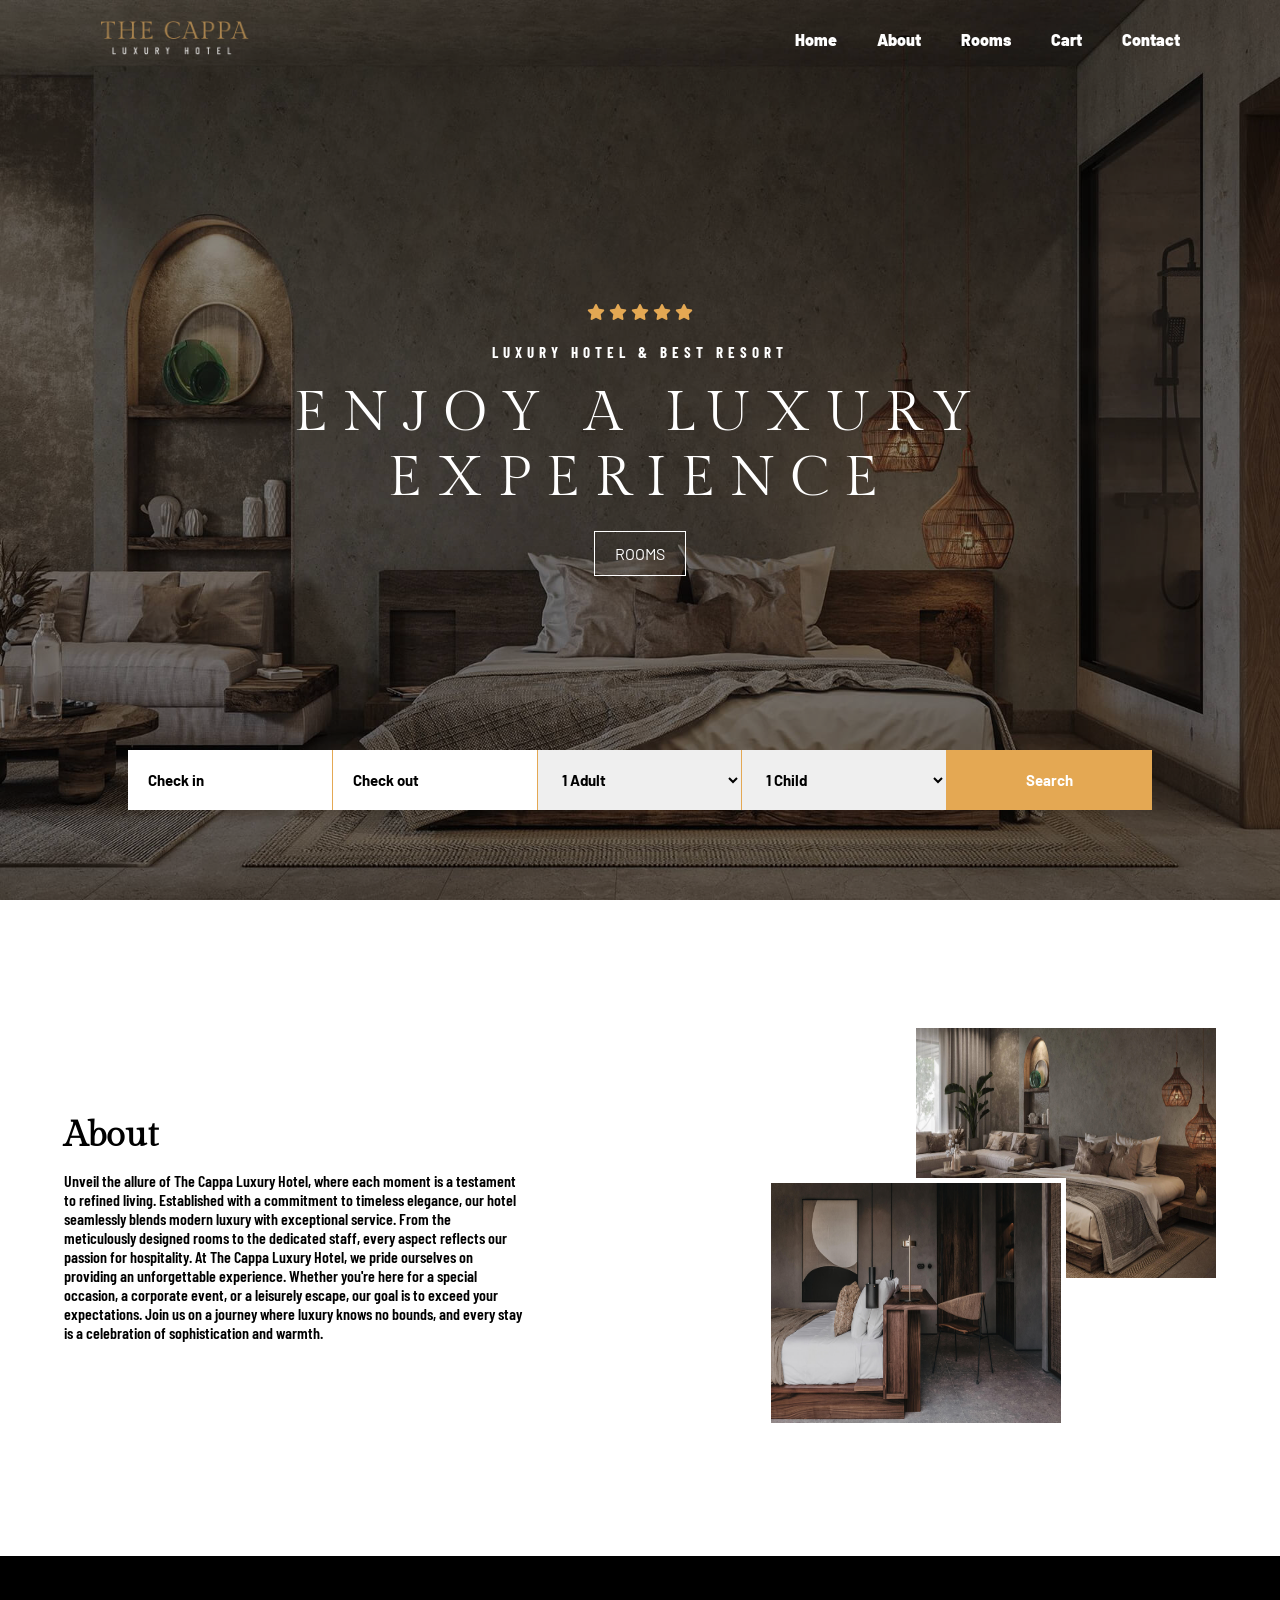
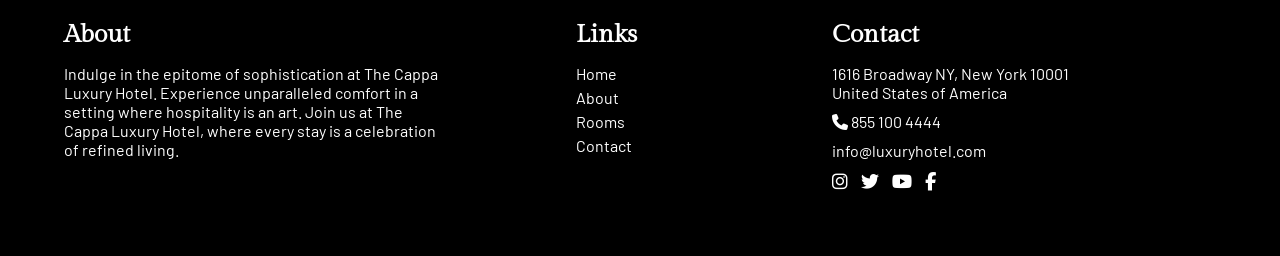
<file: index.html>
<!DOCTYPE html>
<html lang="en">
<head>
    <meta charset="UTF-8">
    <meta http-equiv="X-UA-Compatible" content="IE=edge">
    <meta name="viewport" content="width=device-width, initial-scale=1.0">
    <title>Document</title>
    <link rel="shortcut icon" href="img/favicon.png" />
    <link rel="stylesheet" href="styles.css" />
    <link rel="stylesheet" href="https://cdnjs.cloudflare.com/ajax/libs/font-awesome/6.1.1/css/all.min.css" integrity="sha512-KfkfwYDsLkIlwQp6LFnl8zNdLGxu9YAA1QvwINks4PhcElQSvqcyVLLD9aMhXd13uQjoXtEKNosOWaZqXgel0g==" crossorigin="anonymous" referrerpolicy="no-referrer" />
</head>
<body>
    <navbar>
        <a href="#"><img src="img/logo.png" class="logo"></a>
        <div class="toggle" onclick="toggleMenu()"></div>
        <ul class="navigation">
            <li><a href="index.html">Home</a></li>
            <li><a href="about.html">About</a></li>
            <li><a href="rooms.html">Rooms</a></li>
            <li><a href="cart.html">Cart</a></li>
            <li><a href="contact.html">Contact</a></li>
        </ul>
    </navbar>
    <header>
        <div class="overlay">
        <div class="header-content">
            <span class="stars">
                <i class="fa-solid fa-star"></i>
                <i class="fa-solid fa-star"></i>
                <i class="fa-solid fa-star"></i>
                <i class="fa-solid fa-star"></i>
                <i class="fa-solid fa-star"></i>                
            </span>
            <h4>Luxury Hotel & Best Resort</h4>
            <h1>Enjoy a Luxury <span class="break-word">Experience</span></h1>
            <a href="rooms.html">Rooms</a>
        </div>
    </div>
    </header>
    <form action="rooms.html" class="home-form" method="post">
        <div class="form-item">
            <input type="text" class="date" placeholder="Check in" onfocus="(this.type='date')" required>
            <input type="text" class="date" placeholder="Check out" onfocus="(this.type='date')" required>
            <div class="value">
                <select class="select" required>
                    <option value="1">1 Adult</option>
                    <option value="2">2 Adults</option>
                    <option value="3">3 Adults</option>
                    <option value="4">4 Adults</option>
                </select>
            </div>
            <div class="value">
                <select class="select" required>
                    <option value="1">1 Child</option>
                    <option value="2">2 Children</option>
                    <option value="3">3 Children</option>
                    <option value="4">4 Children</option>
                </select>
            </div>
            <button type="submit" class="submit  search-form">Search</button>
        </div>
    </form>
    <div class="about-content">
        <div class="left">
            <h1>About</h1>
            <p>Unveil the allure of The Cappa Luxury Hotel, where each moment is a testament to refined living. Established with a commitment to timeless elegance, our hotel seamlessly blends modern luxury with exceptional service. From the meticulously designed rooms to the dedicated staff, every aspect reflects our passion for hospitality. At The Cappa Luxury Hotel, we pride ourselves on providing an unforgettable experience. Whether you're here for a special occasion, a corporate event, or a leisurely escape, our goal is to exceed your expectations. Join us on a journey where luxury knows no bounds, and every stay is a celebration of sophistication and warmth.</p>
        
        </div>
        <div class="right">
            <div class="right-inner">
                <img class="logo" src="img/4.jpg" alt="img">
                <img src="img/5.jpg" alt="img">
            </div>
        </div>
    </div>
    <footer>
        <div class="footer-content">
            <div class="fc fc1">
                <h4>About</h4>
                <p>Indulge in the epitome of sophistication at The Cappa Luxury Hotel.  Experience unparalleled comfort in a setting where hospitality is an art. Join us at The Cappa Luxury Hotel, where every stay is a celebration of refined living.</p>
            </div>
            <div class="fc fc2">
                <h4>Links</h4>
                <ul>
                    <li><a href="index.html">Home</a></li>
                    <li><a href="about.html">About</a></li>
                    <li><a href="rooms.html">Rooms</a></li>
                    <li><a href="contact.html">Contact</a></li>
                </ul>
            </div>
            <div class="fc fc3">
                <h4>Contact</h4>
                <div class="footer-contact">
                    <p>1616 Broadway NY, New York 10001</br>
                        United States of America
                    </p>
                    <div class="footer-contact-info">
                            <a href="tel:8551004444" ><i class="fa-solid fa-phone"></i> 855 100 4444</a><br>
                            <a href="mailto:info@luxuryhotel.com">info@luxuryhotel.com</a>
                    </div>
                    <div class="footer-contact-social">
                        <a href="#"><i class="fa-brands fa-instagram"></i></a>
                        <a href="#"><i class="fa-brands fa-twitter"></i></a>
                        <a href="#"><i class="fa-brands fa-youtube"></i></a>
                        <a href="#"><i class="fa-brands fa-facebook-f"></i></a>
                    </div>
                </div>
            </div>
        </div>
    </footer>
    <script src="index.js"></script>
</body>
</html>
</file>
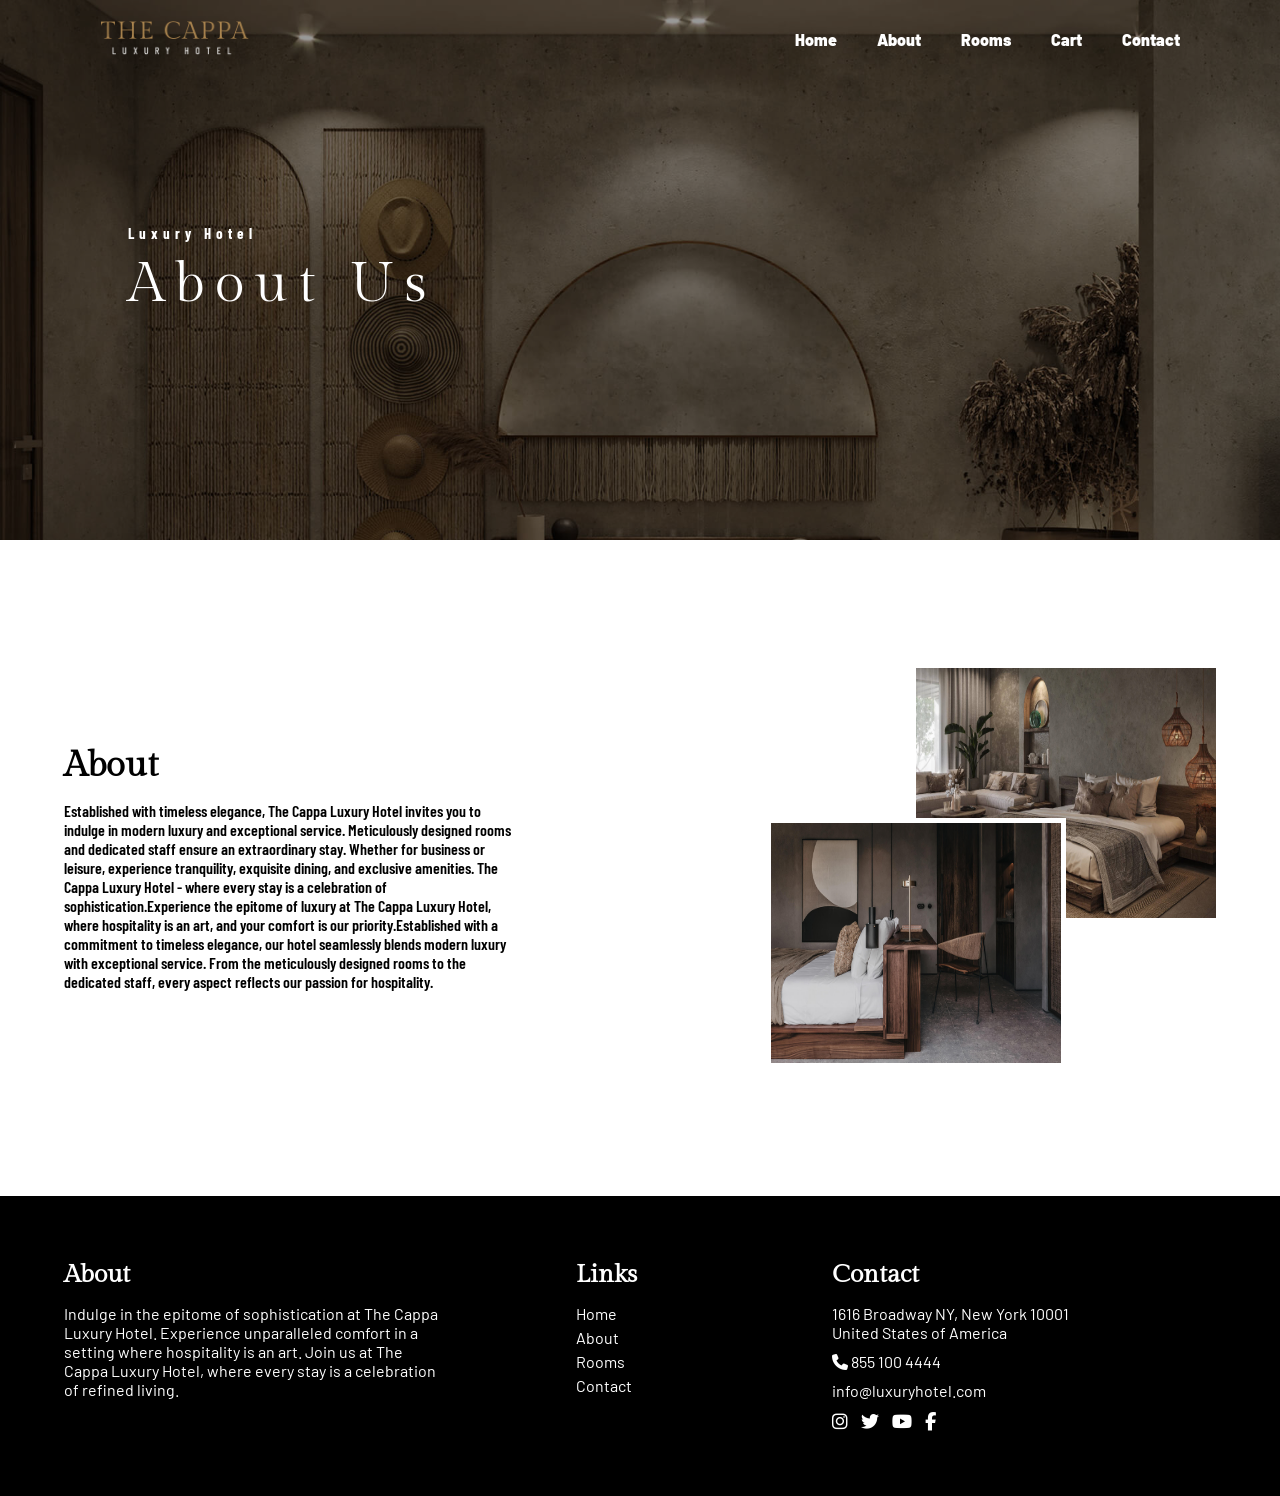
<file: about.html>
<!DOCTYPE html>
<html lang="en">
<head>
    <meta charset="UTF-8">
    <meta http-equiv="X-UA-Compatible" content="IE=edge">
    <meta name="viewport" content="width=device-width, initial-scale=1.0">
    <title>Document</title>
    <link rel="shortcut icon" href="img/favicon.png" />
    <link rel="stylesheet" href="styles.css" />
    <link rel="stylesheet" href="https://cdnjs.cloudflare.com/ajax/libs/font-awesome/6.1.1/css/all.min.css" integrity="sha512-KfkfwYDsLkIlwQp6LFnl8zNdLGxu9YAA1QvwINks4PhcElQSvqcyVLLD9aMhXd13uQjoXtEKNosOWaZqXgel0g==" crossorigin="anonymous" referrerpolicy="no-referrer" />
</head>
<body>
    <navbar>
        <a href="#"><img src="img/logo.png" class="logo"></a>
        <div class="toggle" onclick="toggleMenu()"></div>
        <ul class="navigation">
            <li><a href="index.html">Home</a></li>
            <li><a href="about.html">About</a></li>
            <li><a href="rooms.html">Rooms</a></li>
            <li><a href="cart.html">Cart</a></li>
            <li><a href="contact.html">Contact</a></li>
        </ul>
    </navbar>
    <div class="sub-header about">
        <div class="overlay rem">
            <div class="sub-header-content">
                <h5>Luxury Hotel</h5>
                <h1>About Us</h1>
            </div>
        </div>
    </div>
    <div class="about-content">
        <div class="left">
            <h1>About</h1>
            <p>Established with timeless elegance, The Cappa Luxury Hotel invites you to indulge in modern luxury and exceptional service. Meticulously designed rooms and dedicated staff ensure an extraordinary stay. Whether for business or leisure, experience tranquility, exquisite dining, and exclusive amenities. The Cappa Luxury Hotel - where every stay is a celebration of sophistication.Experience the epitome of luxury at The Cappa Luxury Hotel, where hospitality is an art, and your comfort is our priority.Established with a commitment to timeless elegance, our hotel seamlessly blends modern luxury with exceptional service. From the meticulously designed rooms to the dedicated staff, every aspect reflects our passion for hospitality.</p>
        
        </div>
        <div class="right">
            <div class="right-inner">
                <img class="logo" src="img/4.jpg" alt="img">
                <img src="img/5.jpg" alt="img">
            </div>
        </div>
    </div>
    <footer>
        <div class="footer-content">
            <div class="fc fc1">
                <h4>About</h4>
                <p>Indulge in the epitome of sophistication at The Cappa Luxury Hotel.  Experience unparalleled comfort in a setting where hospitality is an art. Join us at The Cappa Luxury Hotel, where every stay is a celebration of refined living.</p>
            </div>
            <div class="fc fc2">
                <h4>Links</h4>
                <ul>
                    <li><a href="index.html">Home</a></li>
                    <li><a href="about.html">About</a></li>
                    <li><a href="rooms.html">Rooms</a></li>
                    <li><a href="contact.html">Contact</a></li>
                </ul>
            </div>
            <div class="fc fc3">
                <h4>Contact</h4>
                <div class="footer-contact">
                    <p>1616 Broadway NY, New York 10001</br>
                        United States of America
                    </p>
                    <div class="footer-contact-info">
                            <a href="tel:8551004444" ><i class="fa-solid fa-phone"></i> 855 100 4444</a><br>
                            <a href="mailto:info@luxuryhotel.com">info@luxuryhotel.com</a>
                    </div>
                    <div class="footer-contact-social">
                        <a href="#"><i class="fa-brands fa-instagram"></i></a>
                        <a href="#"><i class="fa-brands fa-twitter"></i></a>
                        <a href="#"><i class="fa-brands fa-youtube"></i></a>
                        <a href="#"><i class="fa-brands fa-facebook-f"></i></a>
                    </div>
                </div>
            </div>
        </div>
    </footer>
    <script src="index.js"></script>
</body>
</html>
</file>
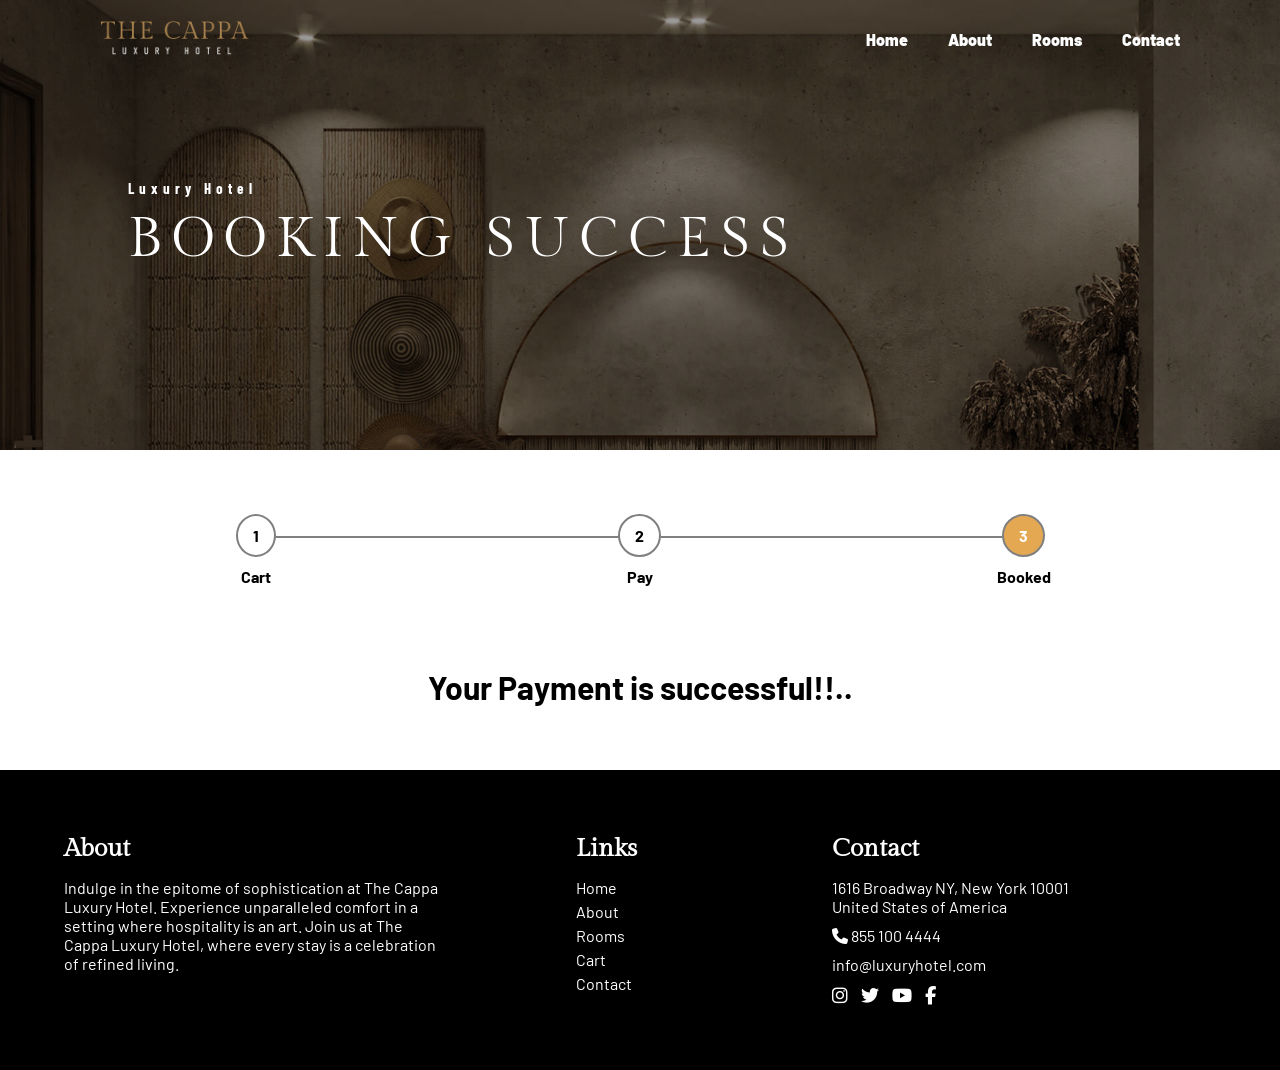
<file: booked.html>
<!DOCTYPE html>
<html lang="en">
<head>
    <meta charset="UTF-8">
    <meta http-equiv="X-UA-Compatible" content="IE=edge">
    <meta name="viewport" content="width=device-width, initial-scale=1.0">
    <title>Document</title>
    <link rel="shortcut icon" href="img/favicon.png" />
    <link rel="stylesheet" href="styles.css" />
    <link rel="stylesheet" href="https://cdnjs.cloudflare.com/ajax/libs/font-awesome/6.1.1/css/all.min.css" integrity="sha512-KfkfwYDsLkIlwQp6LFnl8zNdLGxu9YAA1QvwINks4PhcElQSvqcyVLLD9aMhXd13uQjoXtEKNosOWaZqXgel0g==" crossorigin="anonymous" referrerpolicy="no-referrer" />
    <style>
        .booked{
            text-align: center;
        }
    </style>
</head>
<body>
    <navbar>
        <a href="#"><img src="img/logo.png" class="logo"></a>
        <div class="toggle" onclick="toggleMenu()"></div>
        <ul class="navigation">
            <li><a href="index.html">Home</a></li>
            <li><a href="about.html">About</a></li>
            <li><a href="rooms.html">Rooms</a></li>
            <li><a href="contact.html">Contact</a></li>
        </ul>
    </navbar>
    <div class="sub-header cart">
        <div class="overlay rem cart">
            <div class="sub-header-content">
                <h5>Luxury Hotel</h5>
                <h1>BOOKING SUCCESS</h1>
            </div>
        </div>
    </div>
    
    <div class="timeline">
        
        <div class="numbers">
            <div class="number one">
                <a href="#"><span>1</span></a>
                <p>Cart</p>
            </div>
            <div class="number two">
                <a href="#"><span>2</span></a>
                <p>Pay</p>
            </div>
            <div class="number three active">
                <a href="#"><span>3</span></a>
                <p>Booked</p>
            </div>
        </div>
        <div class="line"></div>
    </div>
    <div class="booked">
        <h1>Your Payment is successful!!..</h1>
    </div>
    <footer>
        <div class="footer-content">
            <div class="fc fc1">
                <h4>About</h4>
                <p>Indulge in the epitome of sophistication at The Cappa Luxury Hotel.  Experience unparalleled comfort in a setting where hospitality is an art. Join us at The Cappa Luxury Hotel, where every stay is a celebration of refined living.</p>
            </div>
            <div class="fc fc2">
                <h4>Links</h4>
                <ul>
                    <li><a href="index.html">Home</a></li>
                    <li><a href="about.html">About</a></li>
                    <li><a href="rooms.html">Rooms</a></li>
                    <li><a href="cart.html">Cart</a></li>
                    <li><a href="contact.html">Contact</a></li>
                </ul>
            </div>
            <div class="fc fc3">
                <h4>Contact</h4>
                <div class="footer-contact">
                    <p>1616 Broadway NY, New York 10001</br>
                        United States of America
                    </p>
                    <div class="footer-contact-info">
                            <a href="tel:8551004444" ><i class="fa-solid fa-phone"></i> 855 100 4444</a><br>
                            <a href="mailto:info@luxuryhotel.com">info@luxuryhotel.com</a>
                    </div>
                    <div class="footer-contact-social">
                        <a href="#"><i class="fa-brands fa-instagram"></i></a>
                        <a href="#"><i class="fa-brands fa-twitter"></i></a>
                        <a href="#"><i class="fa-brands fa-youtube"></i></a>
                        <a href="#"><i class="fa-brands fa-facebook-f"></i></a>
                    </div>
                </div>
            </div>
        </div>
    </footer>
    <script src="index.js"></script>
</body>
</html>
</file>
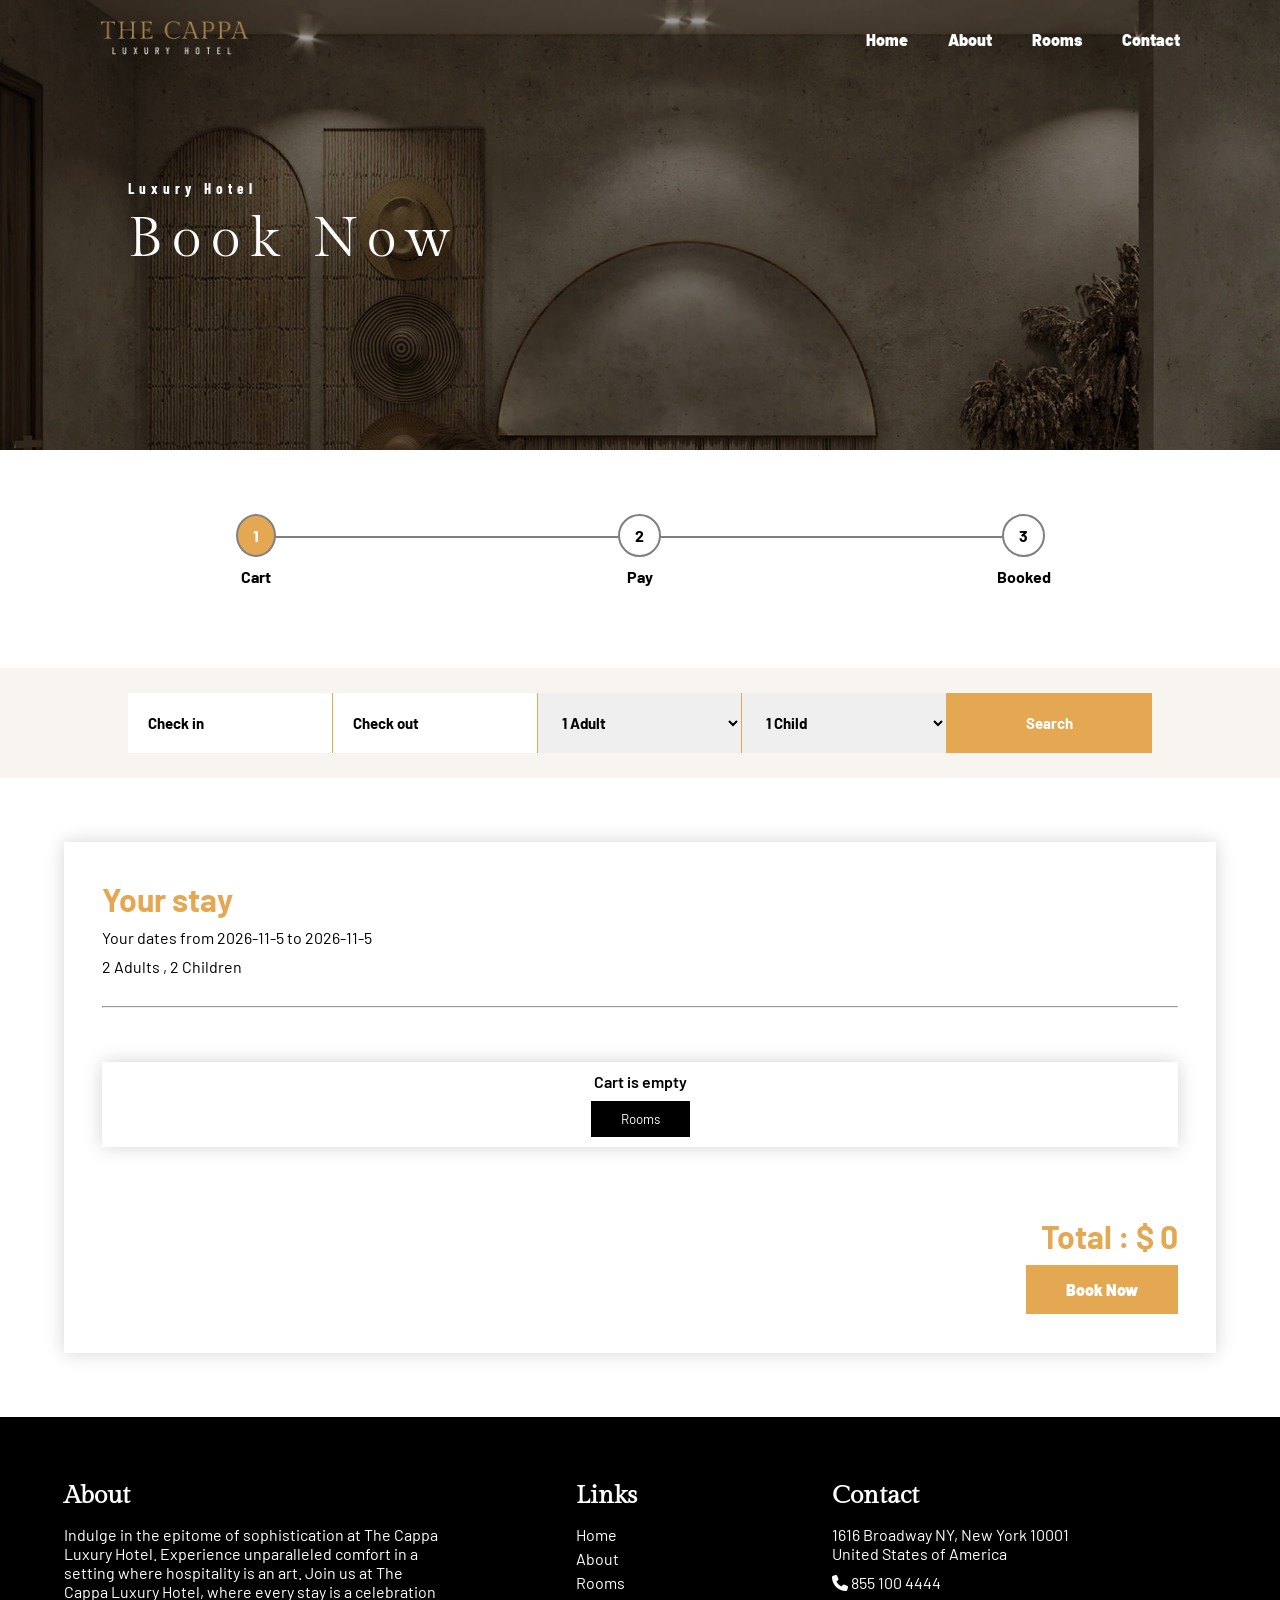
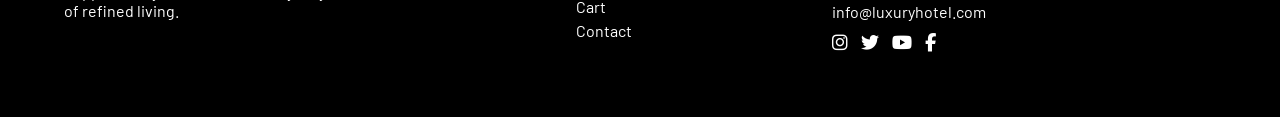
<file: cart.html>
<!DOCTYPE html>
<html lang="en">
<head>
    <meta charset="UTF-8">
    <meta http-equiv="X-UA-Compatible" content="IE=edge">
    <meta name="viewport" content="width=device-width, initial-scale=1.0">
    <title>Document</title>
    <link rel="shortcut icon" href="img/favicon.png" />
    <link rel="stylesheet" href="styles.css" />
    <link rel="stylesheet" href="https://cdnjs.cloudflare.com/ajax/libs/font-awesome/6.1.1/css/all.min.css" integrity="sha512-KfkfwYDsLkIlwQp6LFnl8zNdLGxu9YAA1QvwINks4PhcElQSvqcyVLLD9aMhXd13uQjoXtEKNosOWaZqXgel0g==" crossorigin="anonymous" referrerpolicy="no-referrer" />
</head>
<body>
    <navbar>
        <a href="#"><img src="img/logo.png" class="logo"></a>
        <div class="toggle" onclick="toggleMenu()"></div>
        <ul class="navigation">
            <li><a href="index.html">Home</a></li>
            <li><a href="about.html">About</a></li>
            <li><a href="rooms.html">Rooms</a></li>
            <li><a href="contact.html">Contact</a></li>
        </ul>
    </navbar>
    <div class="sub-header cart">
        <div class="overlay rem cart">
            <div class="sub-header-content">
                <h5>Luxury Hotel</h5>
                <h1>Book Now</h1>
            </div>
        </div>
    </div>
    
    <div class="timeline">
        
        <div class="numbers">
            <div class="number one active">
                <a href="#"><span>1</span></a>
                <p>Cart</p>
            </div>
            <div class="number two">
                <a href="#"><span>2</span></a>
                <p>Pay</p>
            </div>
            <div class="number three">
                <a href="#"><span>3</span></a>
                <p>Booked</p>
            </div>
        </div>
        <div class="line"></div>
    </div>
    <form action="rooms.html" class="home-form cart-form" method="post">
        <div class="form-item">
            <input type="text" class="indate" placeholder="Check in" onfocus="(this.type='date')" required>
            <input type="text" class="outdate" placeholder="Check out" onfocus="(this.type='date')" required>
            <div class="value">
                <select class="select">
                    <option value="1">1 Adult</option>
                    <option value="2">2 Adults</option>
                    <option value="3">3 Adults</option>
                    <option value="4">4 Adults</option>
                </select>
            </div>
            <div class="value">
                <select>
                    <div class="options">
                        <option value="1" class="select">1 Child</option>
                        <option value="2" class="select">2 Children</option>
                        <option value="3" class="select">3 Children</option>
                        <option value="4" class="select">4 Children</option>
                    </div>
                </select>
            </div>
            <button type="submit" class="submit search-form">Search</button>
        </div>
    </form>
    <div class="cart-content">
        <h1>Your stay</h1>
        <div class="dates">
        </div>
        <hr class="hr">
        <div class="cart-items">
        </div>
        <div class="book-now">
            <h1>
                <span>Total : $</span>
                <span>0</span>
            </h1>
            <a href="pay.html"><button class="book-now-btn">Book Now</button></a> 
        </div>
    </div>
    
    <footer>
        <div class="footer-content">
            <div class="fc fc1">
                <h4>About</h4>
                <p>Indulge in the epitome of sophistication at The Cappa Luxury Hotel.  Experience unparalleled comfort in a setting where hospitality is an art. Join us at The Cappa Luxury Hotel, where every stay is a celebration of refined living.</p>
            </div>
            <div class="fc fc2">
                <h4>Links</h4>
                <ul>
                    <li><a href="index.html">Home</a></li>
                    <li><a href="about.html">About</a></li>
                    <li><a href="rooms.html">Rooms</a></li>
                    <li><a href="cart.html">Cart</a></li>
                    <li><a href="contact.html">Contact</a></li>
                </ul>
            </div>
            <div class="fc fc3">
                <h4>Contact</h4>
                <div class="footer-contact">
                    <p>1616 Broadway NY, New York 10001</br>
                        United States of America
                    </p>
                    <div class="footer-contact-info">
                            <a href="tel:8551004444" ><i class="fa-solid fa-phone"></i> 855 100 4444</a><br>
                            <a href="mailto:info@luxuryhotel.com">info@luxuryhotel.com</a>
                    </div>
                    <div class="footer-contact-social">
                        <a href="#"><i class="fa-brands fa-instagram"></i></a>
                        <a href="#"><i class="fa-brands fa-twitter"></i></a>
                        <a href="#"><i class="fa-brands fa-youtube"></i></a>
                        <a href="#"><i class="fa-brands fa-facebook-f"></i></a>
                    </div>
                </div>
            </div>
        </div>
    </footer>
    <script src="index.js" defer></script>
</body>
</html>
</file>
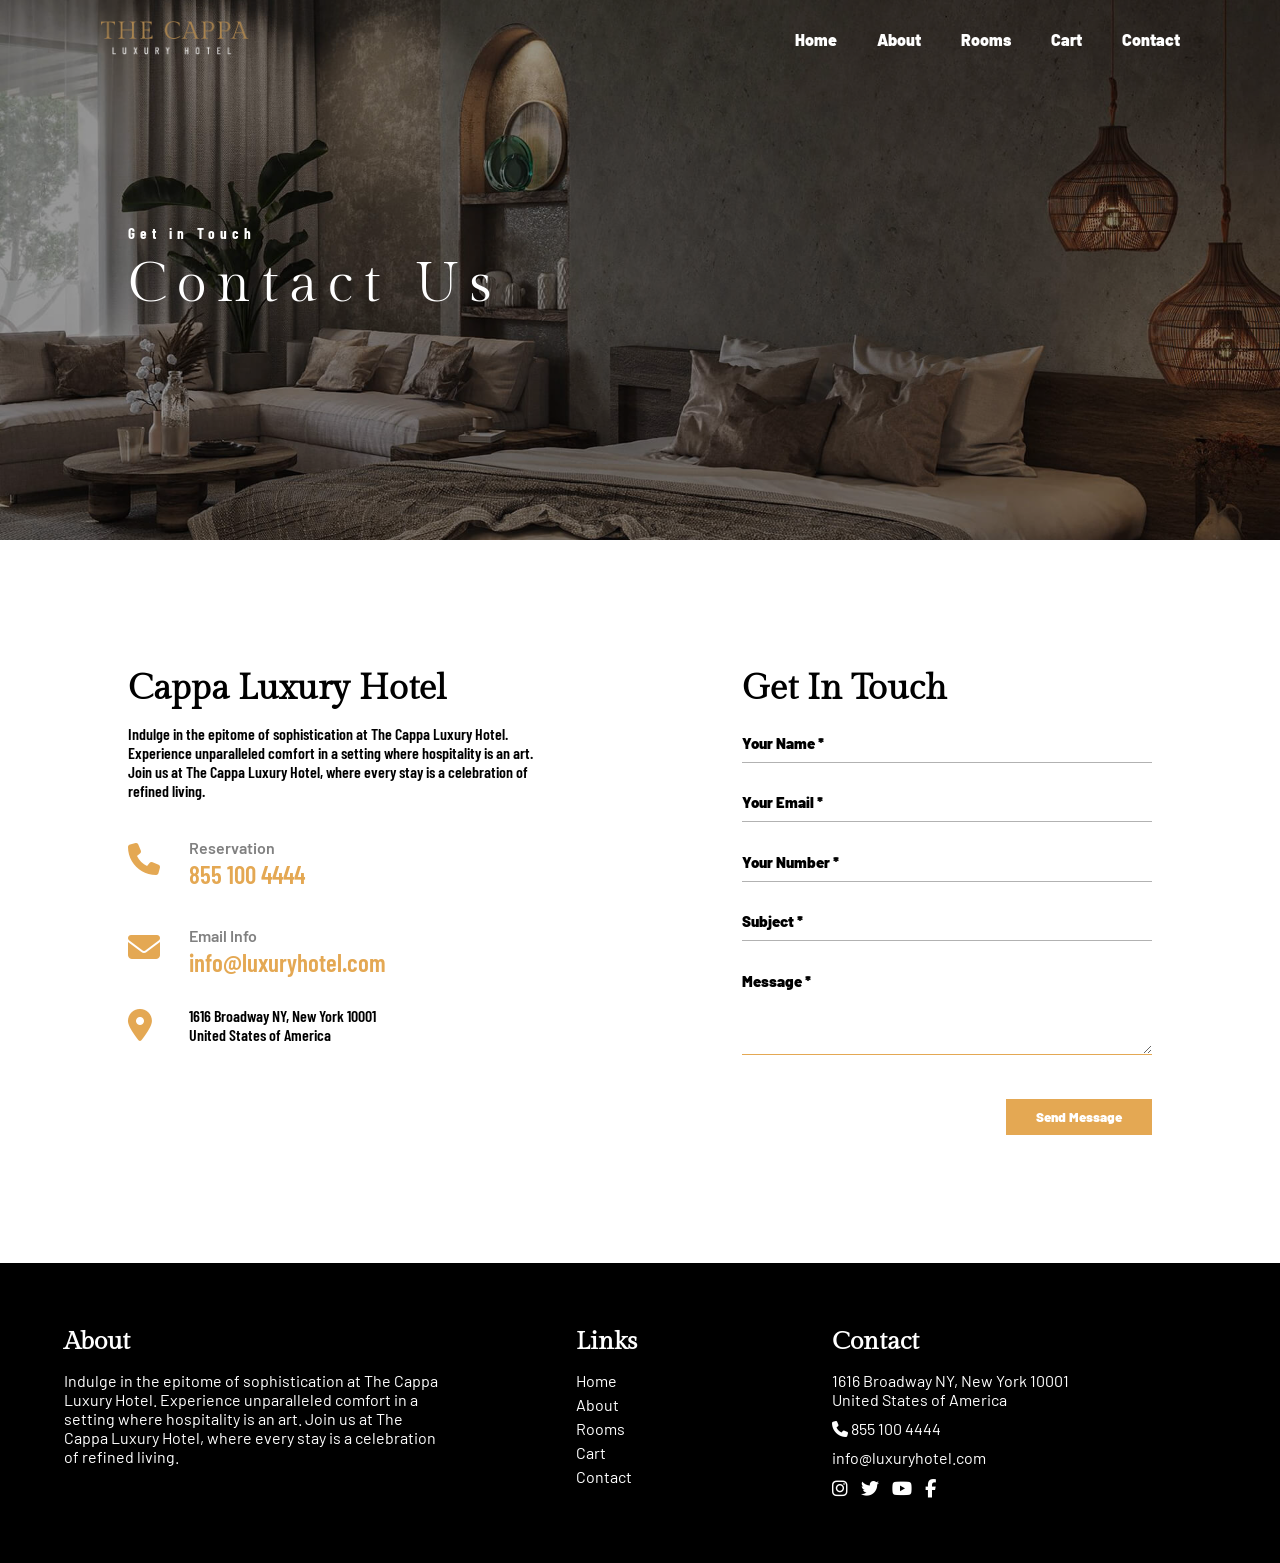
<file: contact.html>
<!DOCTYPE html>
<html lang="en">
<head>
    <meta charset="UTF-8">
    <meta http-equiv="X-UA-Compatible" content="IE=edge">
    <meta name="viewport" content="width=device-width, initial-scale=1.0">
    <title>Document</title>
    <link rel="shortcut icon" href="img/favicon.png" />
    <link rel="stylesheet" href="styles.css" />
    <link rel="stylesheet" href="https://cdnjs.cloudflare.com/ajax/libs/font-awesome/6.1.1/css/all.min.css" integrity="sha512-KfkfwYDsLkIlwQp6LFnl8zNdLGxu9YAA1QvwINks4PhcElQSvqcyVLLD9aMhXd13uQjoXtEKNosOWaZqXgel0g==" crossorigin="anonymous" referrerpolicy="no-referrer" />
</head>
<body>
    <navbar>
        <a href="#"><img src="img/logo.png" class="logo"></a>
        <div class="toggle" onclick="toggleMenu()"></div>
        <ul class="navigation">
            <li><a href="index.html">Home</a></li>
            <li><a href="about.html">About</a></li>
            <li><a href="rooms.html">Rooms</a></li>
            <li><a href="cart.html">Cart</a></li>
            <li><a href="contact.html">Contact</a></li>
        </ul>
    </navbar>
    <div class="sub-header contact">
        <div class="overlay rem">
            <div class="sub-header-content">
                <h5>Get in Touch</h5>
                <h1>Contact Us</h1>
            </div>
        </div>
    </div>
    <div class="contact-content">
        <div class="left">
            <h1>Cappa Luxury Hotel</h1>
            <p>Indulge in the epitome of sophistication at The Cappa Luxury Hotel.  Experience unparalleled comfort in a setting where hospitality is an art. Join us at The Cappa Luxury Hotel, where every stay is a celebration of refined living.</p>
            <div class="left-inner">
                <i class="fa-solid fa-phone"></i>
                <a href="tel:8551004444" ><span>Reservation</span></br> 855 100 4444</a><br>
            </div>
            <div class="left-inner">
                <i class="fa-solid fa-envelope"></i>
                <a href="mailto:info@luxuryhotel.com"><span>Email Info</span></br>info@luxuryhotel.com</a>
            </div>
            <div class="left-inner">
                <i class="fa-solid fa-location-dot"></i>
                <p>1616 Broadway NY, New York 10001</br>
                    United States of America
                </p>
            </div>
        </div>
        <div class="right">
            <h1>Get In Touch</h1>
            <div class="right-inner">
                <form method="post" class="contact-form" action="#">
                    <div class="contact-form-item">
                        <input name="name" type="text" placeholder="Your Name *" required>
                        <input name="email" type="email" placeholder="Your Email *" required>
                        <input name="phone" type="text" placeholder="Your Number *" required>
                        <input name="subject" type="text" placeholder="Subject *" required>
                        <textarea name="message" id="message" cols="30" rows="4" placeholder="Message *" required></textarea>
                        <div class="contact-form-button">
                            <a href="#"><button>Send Message</button></a>
                        </div>
                    </div>
                </form>
            </div>
        </div>
    </div>
    <footer>
        <div class="footer-content">
            <div class="fc fc1">
                <h4>About</h4>
                <p>Indulge in the epitome of sophistication at The Cappa Luxury Hotel.  Experience unparalleled comfort in a setting where hospitality is an art. Join us at The Cappa Luxury Hotel, where every stay is a celebration of refined living.</p>
            </div>
            <div class="fc fc2">
                <h4>Links</h4>
                <ul>
                    <li><a href="index.html">Home</a></li>
                    <li><a href="about.html">About</a></li>
                    <li><a href="rooms.html">Rooms</a></li>
                    <li><a href="cart.html">Cart</a></li>
                    <li><a href="contact.html">Contact</a></li>
                </ul>
            </div>
            <div class="fc fc3">
                <h4>Contact</h4>
                <div class="footer-contact">
                    <p>1616 Broadway NY, New York 10001</br>
                        United States of America
                    </p>
                    <div class="footer-contact-info">
                            <a href="tel:8551004444" ><i class="fa-solid fa-phone"></i> 855 100 4444</a><br>
                            <a href="mailto:info@luxuryhotel.com">info@luxuryhotel.com</a>
                    </div>
                    <div class="footer-contact-social">
                        <a href="#"><i class="fa-brands fa-instagram"></i></a>
                        <a href="#"><i class="fa-brands fa-twitter"></i></a>
                        <a href="#"><i class="fa-brands fa-youtube"></i></a>
                        <a href="#"><i class="fa-brands fa-facebook-f"></i></a>
                    </div>
                </div>
            </div>
        </div>
    </footer>
    <script src="index.js"></script>
</body>
</html>
</file>
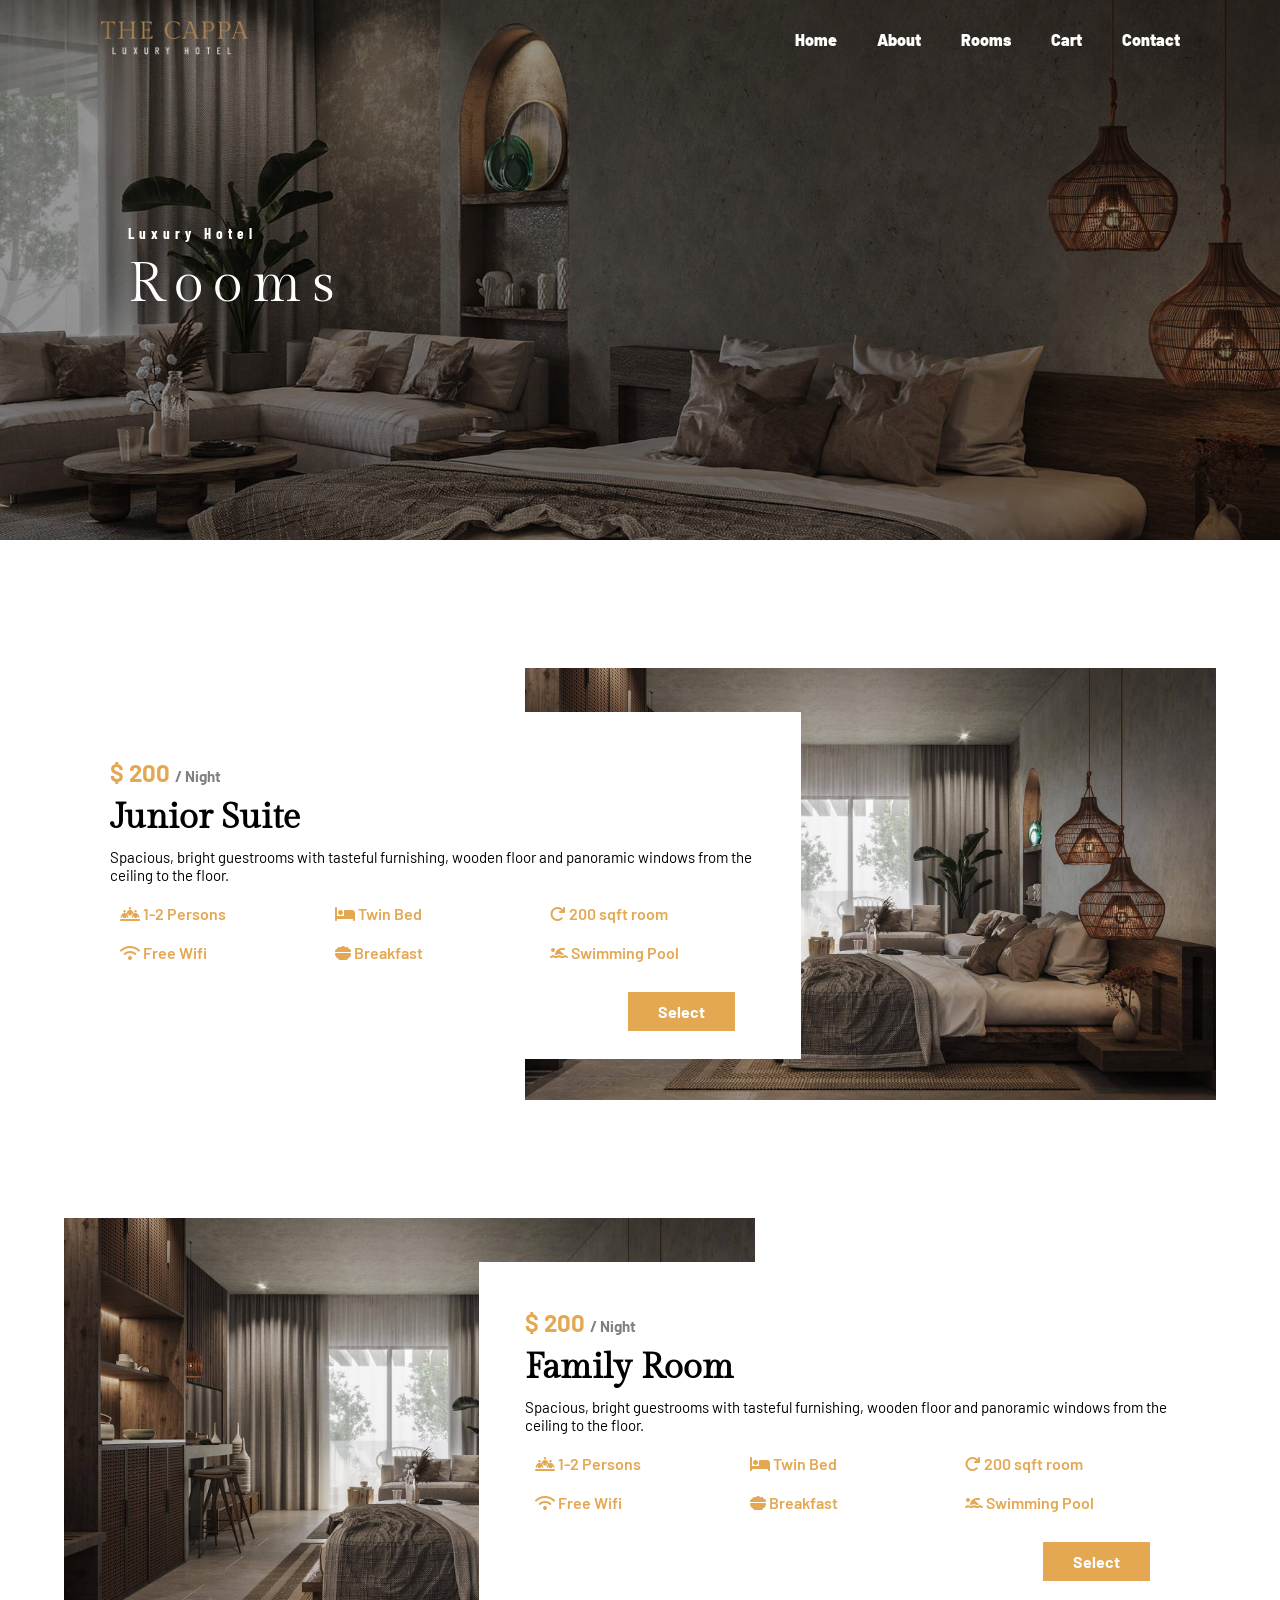
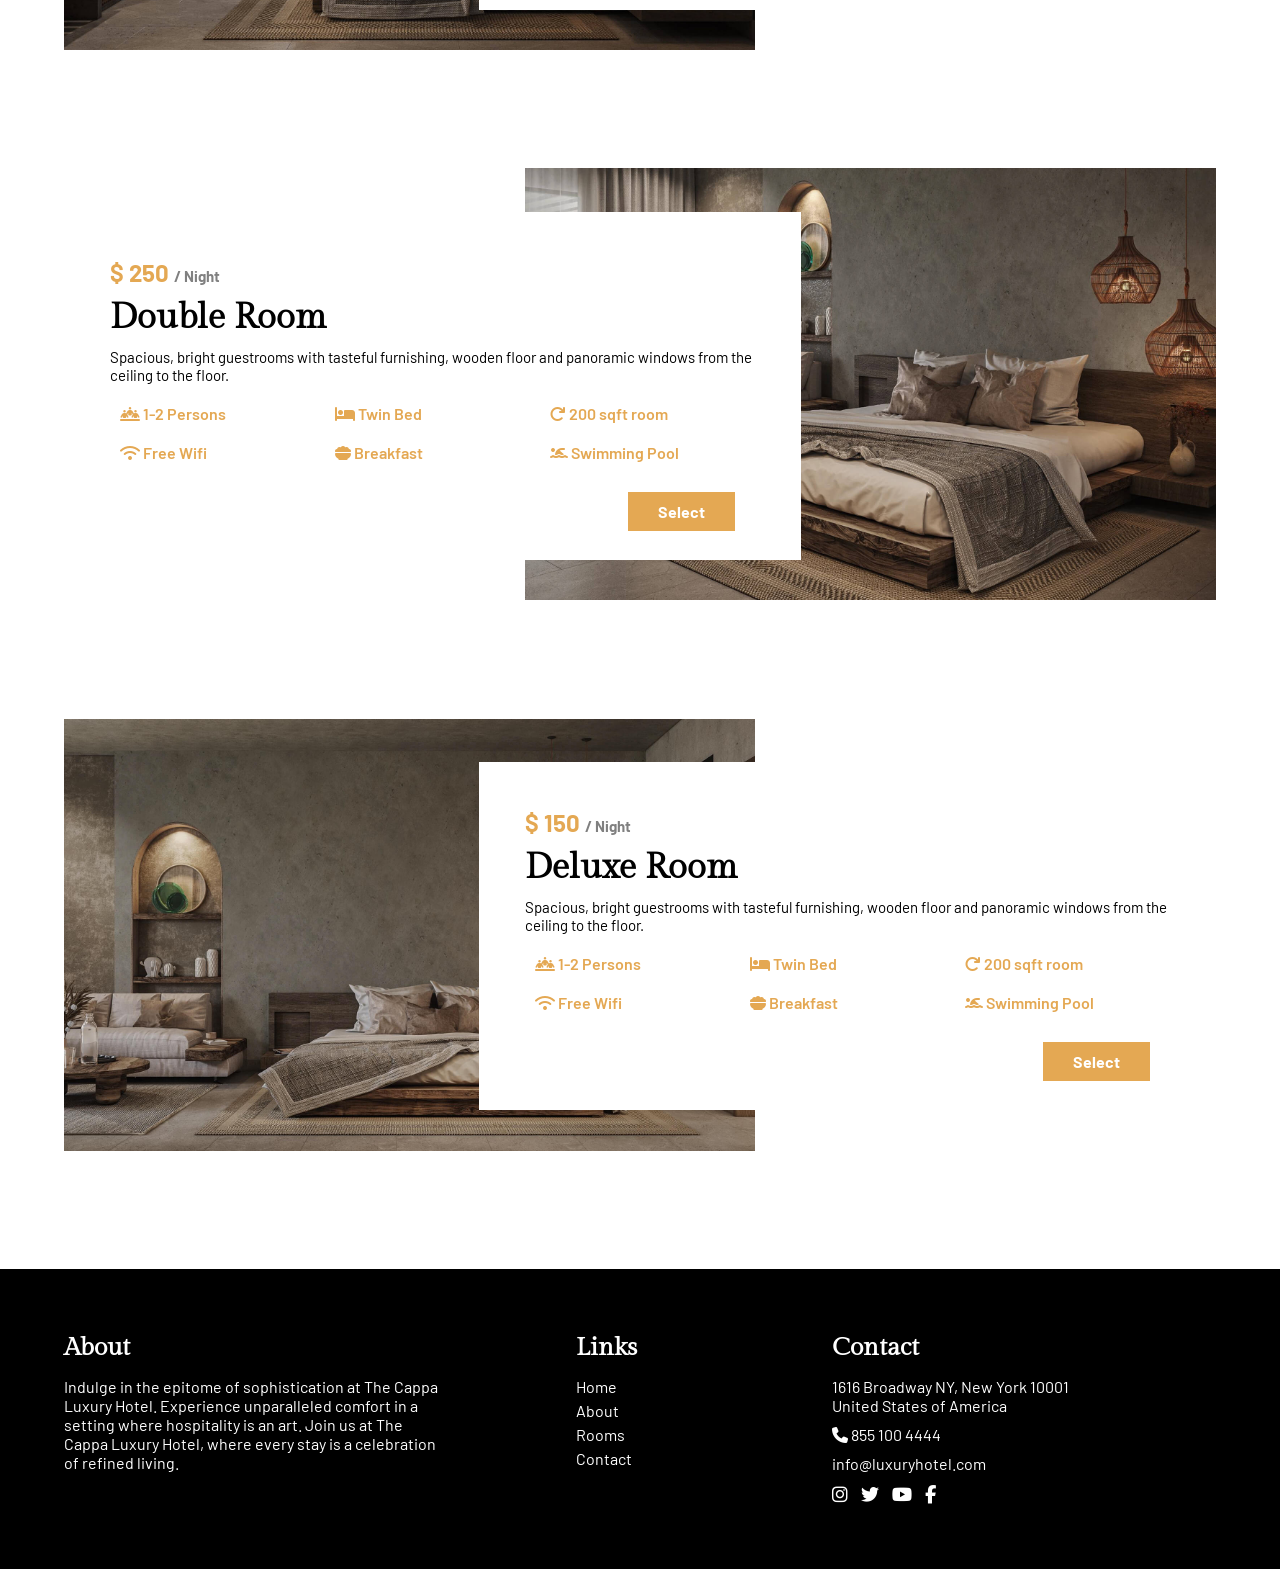
<file: rooms.html>
<!DOCTYPE html>
<html lang="en">
<head>
    <meta charset="UTF-8">
    <meta http-equiv="X-UA-Compatible" content="IE=edge">
    <meta name="viewport" content="width=device-width, initial-scale=1.0">
    <title>Document</title>
    <link rel="shortcut icon" href="img/favicon.png" />
    <link rel="stylesheet" href="styles.css" /><link rel="stylesheet" href="https://cdnjs.cloudflare.com/ajax/libs/font-awesome/6.1.1/css/all.min.css" integrity="sha512-KfkfwYDsLkIlwQp6LFnl8zNdLGxu9YAA1QvwINks4PhcElQSvqcyVLLD9aMhXd13uQjoXtEKNosOWaZqXgel0g==" crossorigin="anonymous" referrerpolicy="no-referrer" />
</head>
<body>
    <navbar>
        <a href="#"><img src="img/logo.png" class="logo"></a>
        <div class="toggle" onclick="toggleMenu()"></div>
        <ul class="navigation">
            <li><a href="index.html">Home</a></li>
            <li><a href="about.html">About</a></li>
            <li><a href="rooms.html">Rooms</a></li>
            <li><a href="cart.html">Cart</a></li>
            <li><a href="contact.html">Contact</a></li>
        </ul>
    </navbar>
    <div class="sub-header rooms-header">
        <div class="overlay rem">
            <div class="sub-header-content">
                <h5>Luxury Hotel</h5>
                <h1>Rooms</h1>
            </div>
        </div>
    </div>
    <div class="rooms">
        <div class="room">
            <div class="det-section">
                <div class="det-inner">
                    <h3>$
                        <span>200</span> 
                        <span class="night">/ Night</span>
                    </h3>
                    <h4>Junior Suite</h4>
                    <p>Spacious, bright guestrooms with tasteful furnishing, wooden floor and panoramic windows from the ceiling to the floor.</p>
                    <div class="facilities">
                        <div class="facility">
                            <ul>
                                <li><i class="fa-solid fa-people-line"></i> 1-2 Persons</li>
                                <li><i class="fa-solid fa-wifi"></i> Free Wifi</li>
                            </ul>
                        </div>
                        <div class="facility">
                            <ul>
                                <li><i class="fa-solid fa-bed"></i> Twin Bed</li>
                                <li><i class="fa-solid fa-bowl-food"></i> Breakfast</li>
                            </ul>
                        </div>
                        <div class="facility">
                            <ul>
                                <li><i class="fa-solid fa-arrow-rotate-right"></i> 200 sqft room</li>
                                <li><i class="fa-solid fa-person-swimming"></i> Swimming Pool</li>
                            </ul>
                        </div>
                    </div>
                    <div class="button">
                        <button onclick="generatealert()">Select</button>
                    </div>
                </div>
            </div>
            <div class="img-section">
                <div class="img-inner">
                    <img src="img/3.jpg" alt="img">
                </div>
            </div>
        </div>
        <div class="room left">
            <div class="det-section">
                <div class="det-inner">
                    <h3>$
                        <span>200</span> 
                        <span class="night">/ Night</span>
                    </h3>
                    <h4>Family Room</h4>
                    <p>Spacious, bright guestrooms with tasteful furnishing, wooden floor and panoramic windows from the ceiling to the floor.</p>
                    <div class="facilities">
                        <div class="facility">
                            <ul>
                                <li><i class="fa-solid fa-people-line"></i> 1-2 Persons</li>
                                <li><i class="fa-solid fa-wifi"></i> Free Wifi</li>
                            </ul>
                        </div>
                        <div class="facility">
                            <ul>
                                <li><i class="fa-solid fa-bed"></i> Twin Bed</li>
                                <li><i class="fa-solid fa-bowl-food"></i> Breakfast</li>
                            </ul>
                        </div>
                        <div class="facility">
                            <ul>
                                <li><i class="fa-solid fa-arrow-rotate-right"></i> 200 sqft room</li>
                                <li><i class="fa-solid fa-person-swimming"></i> Swimming Pool</li>
                            </ul>
                        </div>
                    </div>
                    <div class="button">
                        <button onclick="generatealert()">Select</button>
                    </div>
                </div>
            </div>
            <div class="img-section">
                <div class="img-inner">
                    <img src="img/3.jpg" alt="img">
                </div>
            </div>
        </div>
        <div class="room">
            <div class="det-section">
                <div class="det-inner">
                    <h3>$
                        <span>250</span> 
                        <span class="night">/ Night</span>
                    </h3>
                    <h4>Double Room</h4>
                    <p>Spacious, bright guestrooms with tasteful furnishing, wooden floor and panoramic windows from the ceiling to the floor.</p>
                    <div class="facilities">
                        <div class="facility">
                            <ul>
                                <li><i class="fa-solid fa-people-line"></i> 1-2 Persons</li>
                                <li><i class="fa-solid fa-wifi"></i> Free Wifi</li>
                            </ul>
                        </div>
                        <div class="facility">
                            <ul>
                                <li><i class="fa-solid fa-bed"></i> Twin Bed</li>
                                <li><i class="fa-solid fa-bowl-food"></i> Breakfast</li>
                            </ul>
                        </div>
                        <div class="facility">
                            <ul>
                                <li><i class="fa-solid fa-arrow-rotate-right"></i> 200 sqft room</li>
                                <li><i class="fa-solid fa-person-swimming"></i> Swimming Pool</li>
                            </ul>
                        </div>
                    </div>
                    <div class="button">
                        <button onclick="generatealert()">Select</button>
                    </div>
                </div>
            </div>
            <div class="img-section">
                <div class="img-inner">
                    <img src="img/5.jpg" alt="img">
                </div>
            </div>
        </div>
        <div class="room left">
            <div class="det-section">
                <div class="det-inner">
                    <h3>$
                        <span>150</span> 
                        <span class="night">/ Night</span>
                    </h3>
                    <h4>Deluxe Room</h4>
                    <p>Spacious, bright guestrooms with tasteful furnishing, wooden floor and panoramic windows from the ceiling to the floor.</p>
                    <div class="facilities">
                        <div class="facility">
                            <ul>
                                <li><i class="fa-solid fa-people-line"></i> 1-2 Persons</li>
                                <li><i class="fa-solid fa-wifi"></i> Free Wifi</li>
                            </ul>
                        </div>
                        <div class="facility">
                            <ul>
                                <li><i class="fa-solid fa-bed"></i> Twin Bed</li>
                                <li><i class="fa-solid fa-bowl-food"></i> Breakfast</li>
                            </ul>
                        </div>
                        <div class="facility">
                            <ul>
                                <li><i class="fa-solid fa-arrow-rotate-right"></i> 200 sqft room</li>
                                <li><i class="fa-solid fa-person-swimming"></i> Swimming Pool</li>
                            </ul>
                        </div>
                    </div>
                    <div class="button">
                        <button onclick="generatealert()">Select</button>
                    </div>
                </div>
            </div>
            <div class="img-section">
                <div class="img-inner">
                    <img src="img/2.jpg" alt="img">
                </div>
            </div>
        </div>
    </div>
    <div class="selected-message">
        <div class="selected-message-inner">
            <i class="fa-solid fa-thumbs-up"></i><br>
            <p>Selected!!!<br>Go to cart to book the selected room(s)</p>
            <button onclick="removealert()">OK</button>
        </div>
    </div>
    <footer>
        <div class="footer-content">
            <div class="fc fc1">
                <h4>About</h4>
                <p>Indulge in the epitome of sophistication at The Cappa Luxury Hotel.  Experience unparalleled comfort in a setting where hospitality is an art. Join us at The Cappa Luxury Hotel, where every stay is a celebration of refined living.</p>
            </div>
            <div class="fc fc2">
                <h4>Links</h4>
                <ul>
                    <li><a href="index.html">Home</a></li>
                    <li><a href="about.html">About</a></li>
                    <li><a href="rooms.html">Rooms</a></li>
                    <li><a href="contact.html">Contact</a></li>
                </ul>
            </div>
            <div class="fc fc3">
                <h4>Contact</h4>
                <div class="footer-contact">
                    <p>1616 Broadway NY, New York 10001</br>
                        United States of America
                    </p>
                    <div class="footer-contact-info">
                            <a href="tel:8551004444" ><i class="fa-solid fa-phone"></i> 855 100 4444</a><br>
                            <a href="mailto:info@luxuryhotel.com">info@luxuryhotel.com</a>
                    </div>
                    <div class="footer-contact-social">
                        <a href="#"><i class="fa-brands fa-instagram"></i></a>
                        <a href="#"><i class="fa-brands fa-twitter"></i></a>
                        <a href="#"><i class="fa-brands fa-youtube"></i></a>
                        <a href="#"><i class="fa-brands fa-facebook-f"></i></a>
                    </div>
                </div>
            </div>
        </div>
    </footer>
    <script src="index.js"></script>
</body>
</html>
</file>
<file: styles.css>
@import url('https://fonts.googleapis.com/css2?family=Barlow+Condensed:wght@100&family=Barlow:wght@100&family=Gilda+Display&family=Poppins:wght@100&display=swap');
*{
    margin: 0;
    padding: 0;
    box-sizing: border-box;
    font-family: 'Barlow',sans-serif;
}
navbar{
    position: fixed;
    top: 0;
    left: 0;
    width: 100%;
    padding: 20px 100px;
    display: flex;
    justify-content: space-between;
    align-items: center;
    z-index: 11;
}
navbar .logo{
    position: relative;
    max-width: 150px;
}
navbar .navigation{
    position: relative;
    display: flex;
}
navbar .navigation li{
    list-style: none;
}
navbar .navigation li a{
    display: inline-block;
    color: #fff;
    font-weight: 900;
    text-decoration: none;
    margin-left: 40px;
}
navbar .navigation li a:hover{
    color: #e4a853;
    font-weight: bold;
}
navbar.nav-scroll{
    position: fixed;
    background-color: black;
}
@media(max-width:800px)
{
    navbar{
        padding: 20px 30px;
    }
    navbar .navigation{
        display: none;
    }
    navbar .navigation.active{
        position: fixed;
        top: 0;
        right: 0;
        width: 100%;
        height: 100%;
        background: rgb(9, 9, 9,0.9);
        display: flex;
        flex-direction: column;
        justify-content: center;
        align-items: center;
        z-index:20;
    }
    navbar .navigation li a{
        margin: 20px 0;
        font-size: 1.5em;
        font-weight: 500;
    }
    navbar.nav-scroll .navigation li a{
        color: #fff;
    }
    navbar .navigation li a:hover{
        color: #e4a853;
    }
    .toggle{
        position: relative;
        width: 30px;
        height: 30px;
        background: url(img/menu.png);
        background-size: 30px;
        background-repeat: no-repeat;
        background-position: center;
        cursor: pointer;
        z-index: 10000;
    }
    .toggle.active{
        position: fixed;
        right: 30px;
        background: url(img/close.png);
        background-size: 25px;
        background-repeat: no-repeat;
        background-position: center;
    }
}
header{
    background: url("img/2.jpg");
    background-size: 100% 100%;
    background-repeat: no-repeat;
    width: 100%;
    height: 100vh;
}
header .header-content{
    width: 100%;
    height: 100%;
    display: flex;
    flex-direction: column;
    justify-content: center;
    align-items: center;
    color: #fff;
    text-transform: uppercase;
    font-weight: 400;
}
header .header-content .stars{
    color: #e4a853;
}
header .header-content h4{
    margin: 20px 0px;
    font-family: 'Barlow Condensed',serif;
    letter-spacing: 5px;
    font-size: 15px;
    text-align: center;
}
header .header-content h1{
    margin: 0 30px 20px;
    font-family: 'Gilda Display',serif;
    font-size: 55px;
    letter-spacing: 15px;
    text-align: center;
    font-weight: 400;
}
header .header-content span{
    font-family: 'Gilda Display',serif;
}
header .header-content a{
    text-decoration: none;
    border: 1px solid #fff;
    background-color: transparent;
    color: #fff;
    padding: 12px 20px;
    margin-bottom: 20px;
}
header .header-content a:hover{
    background-color: #fff;
    color: #e4a853;
}
@media(max-width:510px){
    header .header-content h1{
        letter-spacing: 10px;
        font-size: 35px;
    }
}
@media(max-width:330px){
    header .header-content span{
        word-break: break-all;
    }
}
.overlay{
    position: absolute;
    top: 0;
    left: 0;
    height: 100vh;
    width: 100%;
    z-index: 10;
    background-color: rgba(0, 0, 0, 0.4);
}
.overlay.rem{
    height: 60vh;
}
.overlay.rem.cart{
    height: 50vh;
}
.home-form{
    position: absolute;
    left: 0;
    bottom: 10%;
    width: 100%;
    z-index: 10;
}
.form-item{
    display: flex;
    flex-direction: row;
    margin: 0% 10%;
    width: 80%;
}
.form-item input{
    border: none;
    background-color: #fff;
    padding: 20px 40px 20px 20px;
    width: 20%;
    font-size: 15px;
    color: black;
    border-right: 1px solid #e4a853;
}
.form-item input:focus{
    outline: none;
}
::placeholder{
    color: black;
    font-weight: bolder;
    opacity: 1;
}
.form-item .value{
    background-color: #fff;
    width: 20%;
    border-right: 1px solid #e4a853;
}
.form-item .value select{
    width: 100%;
    height: 100%;
    border: none;
    color: black;
    font-weight: bolder;
    font-size: 15px;
    padding: 20px 40px 20px 20px;
    cursor: pointer;
}
.form-item .value select:focus{
    outline: none;
}
.form-item button{
    width: 20%;
    background-color: #e4a853;
    color: #fff;
    border: none;
    font-weight: bolder;
    font-size: 15px;
    cursor: pointer;
}
.home-form.cart-form{
    position: relative;
}
.home-form.cart-form{
    background-color: #f8f5f0;
    padding: 25px 0;
}
@media(max-width:1030px){
    .home-form{
        bottom: 3%;
    }
    .form-item{
        flex-wrap: wrap;
    }
    .form-item input{
        width: 50%;
        margin-bottom: 15px;
    }
    .form-item .outdate{
        border-right: none;
    }
    .form-item .value{
        width: 33.33%;
    }
    .form-item button{
        width: 33.33%;
    }
}
@media(max-width:650px){
    .home-form{
        position: relative;
        background-color: #f8f5f0;
        padding: 10px 0;
    }
    .form-item{
        flex-direction: column;
        width: 70%;
        margin: 0 15% 5% 15%;
    }
    .form-item input{
        width: 100%;
        margin-bottom: 0px;
        border-right: 0px;
        margin-bottom: 15px;
    }
    .form-item .value{
        width: 100%;
        border-right: 0px;
        margin-bottom: 15px;
    }
    .form-item button{
        width: 100%;
        font-size: 15px;
        padding: 20px;
    }
}
footer{
    position: relative;
    bottom: 0;
    width: 100%;
    background-color: black;
    margin-top: 5%;
    color: #fff;
}
.footer-content{
    display: flex;
    flex-direction: row;
}
.footer-content .fc.fc1{
    width: 40%;
    padding: 5%;
}
.footer-content .fc.fc1 p{
    font-family: 'Barlow',serif;
    font-size: 16px;
}
.footer-content .fc.fc2{
    width: 20%;
    padding: 5%;
}
.footer-content .fc.fc2 ul{
    list-style: none;
}
.footer-content .fc.fc2 ul li{
    padding-bottom: 5px;
}
.footer-content .fc.fc2 ul li:hover{
    padding-left: 15px;
}
.footer-content .fc.fc2 ul a{
    text-decoration: none;
    color: #fff;
}
.footer-content .fc.fc2 ul a:hover{
    color: #e4a853;
}
.footer-content .fc.fc3{
    width: 40%;
    padding: 5%;
}
.footer-content .fc h4{
    padding-bottom: 15px;
    font-family: 'Gilda Display',serif;
    font-size: 25px;
}
.footer-contact{
    display: flex;
    flex-direction: column;
}
.footer-contact p{
    font-family: 'Barlow',serif;
    font-size: 16px;
    margin-bottom: 10px;
}
.footer-contact .footer-contact-info a{
    text-decoration: none;
    color: #fff;
    font-size: 16px;
    display: inline-block;
    margin: 0 0 10px 0;
}
.footer-contact .footer-contact-social a{
    margin-right: 10px;
    font-size: large;
    color: #fff;
}
.footer-contact .footer-contact-social a:hover{
    display: inline-block;
    color: #e4a853;
    padding-left: 10px;
}
@media(max-width:800px){
    .footer-content{
        flex-direction: column;
        padding: 25px 0 25px 0;
        text-align: center;
    }
    .footer-content .fc.fc1{
        width: 100%;
        padding: 0 25px 25px 25px;
    }
    .footer-content .fc.fc2{
        width: 100%;
        padding: 0 25px 25px 25px;
    }
    .footer-content .fc.fc3{
        width: 100%;
        padding: 0 25px 25px 25px;
    }
}
/*========about=======*/
.sub-header.about,
.sub-header.cart{
    background-image: url("img/1.jpg");
}
.sub-header.rooms-header{
    background-image: url("img/5.jpg");
}
.sub-header.contact{
    background-image: url("img/5.jpg");
}
.sub-header{
    background-size: cover;
    width: 100%;
    height: 60vh;
}
.sub-header.cart{
    height: 50vh;
}
.sub-header .sub-header-content{
    height: 100%;
    display: flex;
    flex-direction: column;
    justify-content: center;
    color: #fff;
    margin-left: 10%;
}
.sub-header .sub-header-content h5{
    font-size: 15px;
    letter-spacing: 5px;
    font-family: 'Barlow Condensed',serif;
    margin-bottom: 10px;
}
.sub-header .sub-header-content h1{
    font-size: 55px;
    letter-spacing: 10px;
    font-family: 'Gilda Display',serif;
    font-weight: 400;
}
.about-content,
.contact-content{
    margin: 5% 0;
    padding: 5%;
    display: flex;
    flex-direction: row;
}
.about-content .left,
.contact-content .right{
    width: 40%;
    margin: auto;
}
.about-content .left h1,
.contact-content .left h1,
.contact-content .right h1{
    font-family: 'Gilda Display',serif;
    font-size: 35px;
    padding-bottom: 15px;
}
.about-content .left p,
.contact-content .left p{
    font-family: 'Barlow Condensed',serif;
    font-size: 16px;
    font-weight: 600;
}
.about-content .right,
.contact-content .left{
    width: 60%;
}
.about-content .right .right-inner{
    display: flex;
    flex-direction: row;
    justify-content: right;
}
.about-content .right .right-inner img{
     height: 250px;
    width: 300px;
    z-index: 9;
}
.about-content .right .right-inner .logo{
    background-color: black;
    margin: 150px -150px 0 0;
    border: 5px solid #fff;
    z-index: 10;
}
@media(max-width:900px)
{
    .about-content{
        flex-direction: column;
    }
    .about-content .left{
        width: 100%;
        padding-right: 0px;
        margin: 0 0 10% 0;
    }
    .about-content .right{
        width: 100%;
    }
    .about-content .right .right-inner{
        justify-content: center;
    }
}
@media(max-width:500px){
    .about-content .right .right-inner img{
        height: 90%;
       width: 90%;
       z-index: 9;
   }
    .about-content .right .right-inner{
        flex-direction: column;
        align-items: center;
        justify-content: center;
    }
    .about-content .right .right-inner .logo{
        margin: 0;
    }
}

/*======contact========*/
.contact-content{
    padding: 5% 10%;
}
.contact-content .left{
    padding-right: 20%;
}
.contact-content .left .left-inner{
    display: flex;
    flex-direction: row;
    align-items: center;
    margin: 7% 0;
}
.contact-content .left .left-inner i{
    color: #e4a853;
    font-size: xx-large;
    padding: 0 15% 0 0;
    width: 10%;
    text-align: center;
}
.contact-content .left .left-inner a{
    display: inline-block;
    text-decoration: none;
    color: #e4a853;
    font-family: 'Barlow Condensed',serif;
    font-size: 25px;
    font-weight: 600;
    width: 90%;
}
.contact-content .left .left-inner span{
    color: grey;
    font-size: 16px;
}
.contact-content .right{
    margin: 0;
}
.contact-content .right .right-inner form input,
.contact-content .right .right-inner form textarea{
    width: 100%;
    padding: 10px;
    padding-left: 0;
    margin-bottom: 5%;
    border: none;
    border-bottom: 0.5px solid rgb(0, 0, 0,0.3);
    color: black;
    font-weight: 600;
    font-size: 15px;
}
.contact-content .right .right-inner form input:focus,
.contact-content .right .right-inner form textarea:focus{
    outline: none;
}
.contact-content .right .right-inner form textarea{
    resize: vertical;
    min-height: 50px;
    border-color: #e4a853;
}
.contact-content .right .right-inner form .contact-form-button{
    text-align: right;
    margin-top: 5%;
}
.contact-content .right .right-inner form button{
    padding: 10px 30px;
    background-color: #e4a853;
    color: #fff;
    font-weight: 900;
    border: none;
    cursor: pointer;
}
@media(max-width:700px){
    .contact-content{
        flex-direction: column;
    }
    .contact-content .left{
        width: 100%;
        margin-bottom: 10%;
    }
    .contact-content .left{
        padding-right: 0%;
    }
    .contact-content .right{
        width: 70%;
    }
}
@media(max-width:330px){
    .contact-content .right{
        width: 100%;
    }
}
/*========rooms=======*/
.rooms{
    margin: 5% 0 0 0;
    padding: 5% 5% 0 5%;
}
.rooms .room{
    display: flex;
    flex-direction: row;
    margin-bottom: 10%;
}
.rooms .room .img-section{
    width: 60%;
    position: relative;
    right: 0%;
    z-index: 9;
}
.rooms .room.left .img-section{
    position: relative;
    right: 40%;
}
.rooms .room .img-section .img-inner img{
    width: 100%;
    height: 100%;
}
.rooms .room .det-section{
    width: 40%;
    display: flex;
    align-items: center;
    justify-content: center;
    position: relative;
    left: 0%;
}
.rooms .room.left .det-section{
    position: relative;
    left: 60%;
}
.rooms .room .det-section .det-inner{
    background-color: #fff;
    width: auto;
    height: 80%;
    margin: 0 -60% 0 0;
    padding: 10%;
    z-index: 10;
}
.rooms .room.left .det-section .det-inner{
    margin: 0 0 0 -60%;
}
.rooms .room .det-section .det-inner h3{
    font-size: 24px;
    color: #e4a853;
    margin-bottom: 10px;
}
.rooms .room .det-section .det-inner .night{
    font-size: 15px;
    color: grey;
}
.rooms .room .det-section .det-inner h4{
    font-size: 35px;
    font-family: 'Gilda Display',serif;
    margin-bottom: 10px;
}
.rooms .room .det-section .det-inner p{
    font-size: 15px;
    font-family: 'Barlow',serif;
    margin-bottom: 10px;
    font-weight: 400;
}
.rooms .room .det-section .det-inner .facilities{
    display: flex;
    flex-direction: row;
    justify-content: space-evenly;
    margin-bottom: 10px;
    color: #e4a853;
    font-weight: 600;
}
.rooms .room .det-section .det-inner .facilities .facility{
    width: 33.33%;
}
.rooms .room .det-section .det-inner .facilities .facility ul{
    list-style: none;
}
.rooms .room .det-section .det-inner .facilities .facility ul li{
    padding: 10px;
}
.rooms .room .det-section .det-inner .button{
    text-align: right;
    margin: 20px 20px 0 0;
}
.rooms .room .det-section .det-inner .button button{
    padding: 10px 30px;
    background-color: #e4a853;
    color: #fff;
    font-size: 16px;
    font-weight: bold;
    border: none;
    cursor: pointer;
}
.selected-message{
    display: none;
}
.selected-message.active{
    position: fixed;
    top: 0;
    left: 0;
    width: 100%;
    height: 100%;
    background-color: rgba(0, 0, 0, 0.8);
    z-index: 25;
    overflow-y: hidden;
    display: flex;
    align-items: center;
    justify-content: center;
}
.selected-message.active .selected-message-inner{
    width: 300px;
    padding: 30px;
    box-shadow: 0px 0px 18px 0 #0000002c;
    text-align: center;
    font-size: 20px;
    font-weight: 600;
    background-color: #fff;
}
.selected-message.active i{
    color: #e4a853;
    font-size: xx-large;
    padding-bottom: 10px;
}
.selected-message.active p{
    padding-bottom: 10px;
}
.selected-message.active button{
    background-color: #e4a853;
    border: none;
    color: #fff;
    font-size: 16px;
    padding: 10px 30px;
    cursor: pointer;
}
@media(max-width:1030px)
{
    .rooms .room .det-section{
        align-items: flex-end;
    }
}
@media(max-width:800px){
    .rooms .room{
        flex-direction: column;
    }
    .rooms .room .img-section{
        width: 100%;
        order: 1;
    }
    .rooms .room.left .img-section{
        position: relative;
        right: 0%;
    }
    .rooms .room .img-section .img-inner img{
        width: 100%;
        height: 100%;
    }
    .rooms .room .det-section{
        width: 100%;
        display: flex;
        align-items: center;
        justify-content: center;
        position: relative;
        left: 0%;
        order: 2;
    }
    .rooms .room.left .det-section{
        position: relative;
        left: 0%;
    }
    .rooms .room .det-section .det-inner{
        background-color: #fff;
        width: 100%;
        margin: 0;
        padding: 10%;
        z-index: 10;
    }
    .rooms .room.left .det-section .det-inner{
        margin: 0;
    }
}

/*=============cart===========*/

.timeline{
    margin: 5%;
    width: 90%;
    height: 10vh;
}
.timeline .line{
    width: 66.5%;
    height: 2px;
    background-color: grey;
    margin: auto;
    margin-top: -60px;
}
.timeline .numbers{
    width: 100%;
    display: flex;
    flex-direction: row;
}
.timeline .numbers .number{
    width: 33.33%;
    display: flex;
    flex-direction: column;
    align-items: center;
}
.timeline .numbers .number a{
    text-decoration: none;
    display: inline-block;
    color: black;
    border-radius: 50%;
    background-color: #fff;
    padding: 10px 15px;
    border: 2px solid grey;
    font-size: 16px;
    font-weight: bold;
    cursor: default;
}
.timeline .numbers .number p{
    font-weight: bold;
    font-size: 16px;
    padding: 10px;
}
.timeline .numbers .number.active a{
    background-color: #e4a853;
    color: #fff;
}
@media(max-width:500px){
    .timeline{
        height: 15vh;
    }
}
.cart-content{
    margin: 5%;
    box-shadow: 0px 0px 18px 0 #0000002c;
    padding: 3%;
}
.cart-content h1{
    color: #e4a853;
    margin-bottom: 10px;
}
.cart-content p{
    padding-bottom: 10px;
}
.hr{
    margin: 20px 0;
}
.cart-items{
    min-height: 15vh;
    width: 100%;
}
.cart-item{
    display: flex;
    flex-direction: row;
    margin: 5% 0;
    padding: 10px;
    font-size: 16px;
    font-weight: 600;
    text-align: center;
    box-shadow: 0px 0px 18px 0 #0000002c;
}
.cart-item.empty{
    flex-direction: column;
}
.cart-item .cart-item-number{
    width: 25%;
}
.cart-item .cart-item-title{
    width: 25%;
}
.cart-item .cart-item-price{
    width: 25%;
}
.cart-item .cart-item-button{
    width: 25%;
    text-align: center;
}
.cart-item .cart-item-button button,
.cart-item .cart-empty-button button{
    background-color: black;
    color: #fff;
    border: none;
    padding: 10px 30px;
    cursor: pointer;
}
.book-now{
    text-align: right;
    margin-top: 20px;
}
.book-now .book-now-btn{
    background-color: #e4a853;
    border: none;
    color: #fff;
    font-size: 16px;
    font-weight: 900;
    padding: 15px 40px;
    cursor: pointer;
}
@media(max-width:550px)
{
    .cart-item{
        display: flex;
        flex-direction: column;
    }
    .cart-item .cart-item-number{
        width: 100%;
        padding-bottom: 10px;
    }
    .cart-item .cart-item-title{
        width: 100%;
        padding-bottom: 10px;
    }
    .cart-item .cart-item-price{
        width: 100%;
        padding-bottom: 10px;
    }
    .cart-item .cart-item-button{
        width: 100%;
    }
}
</file>
